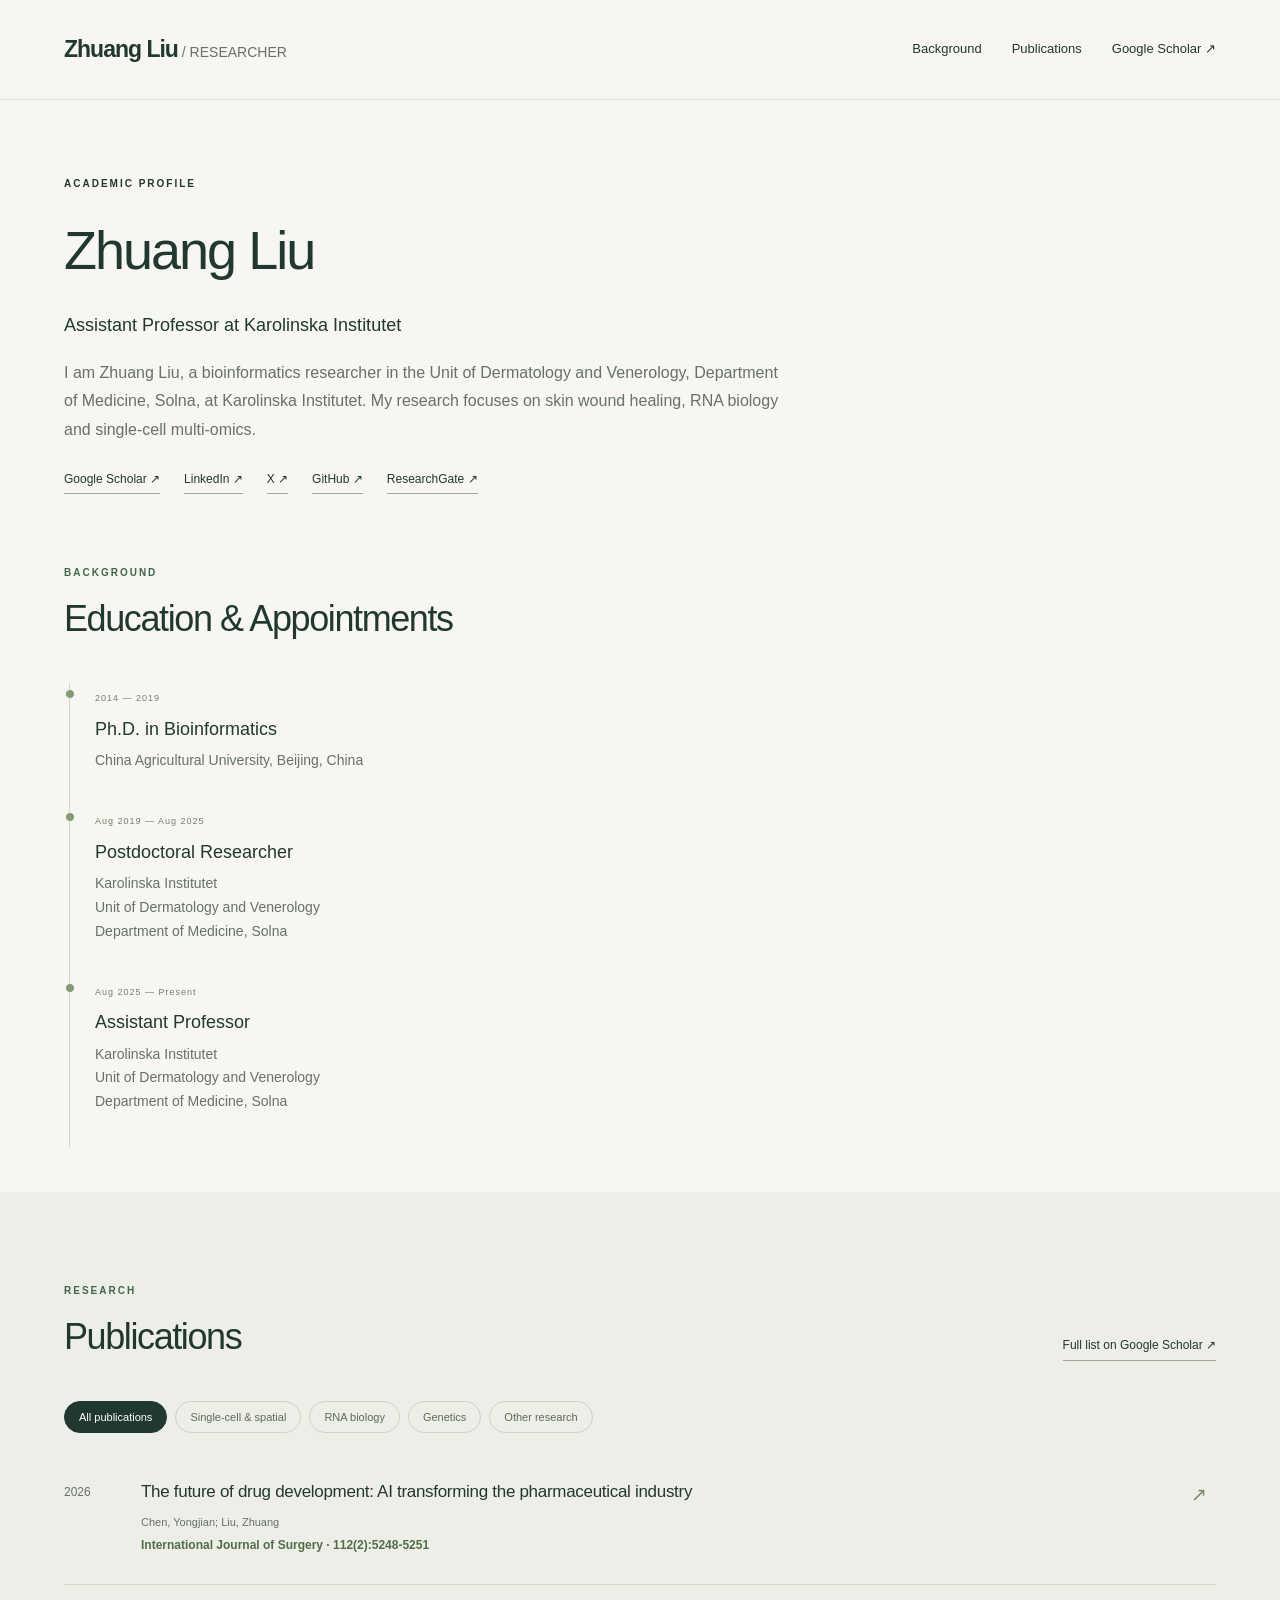
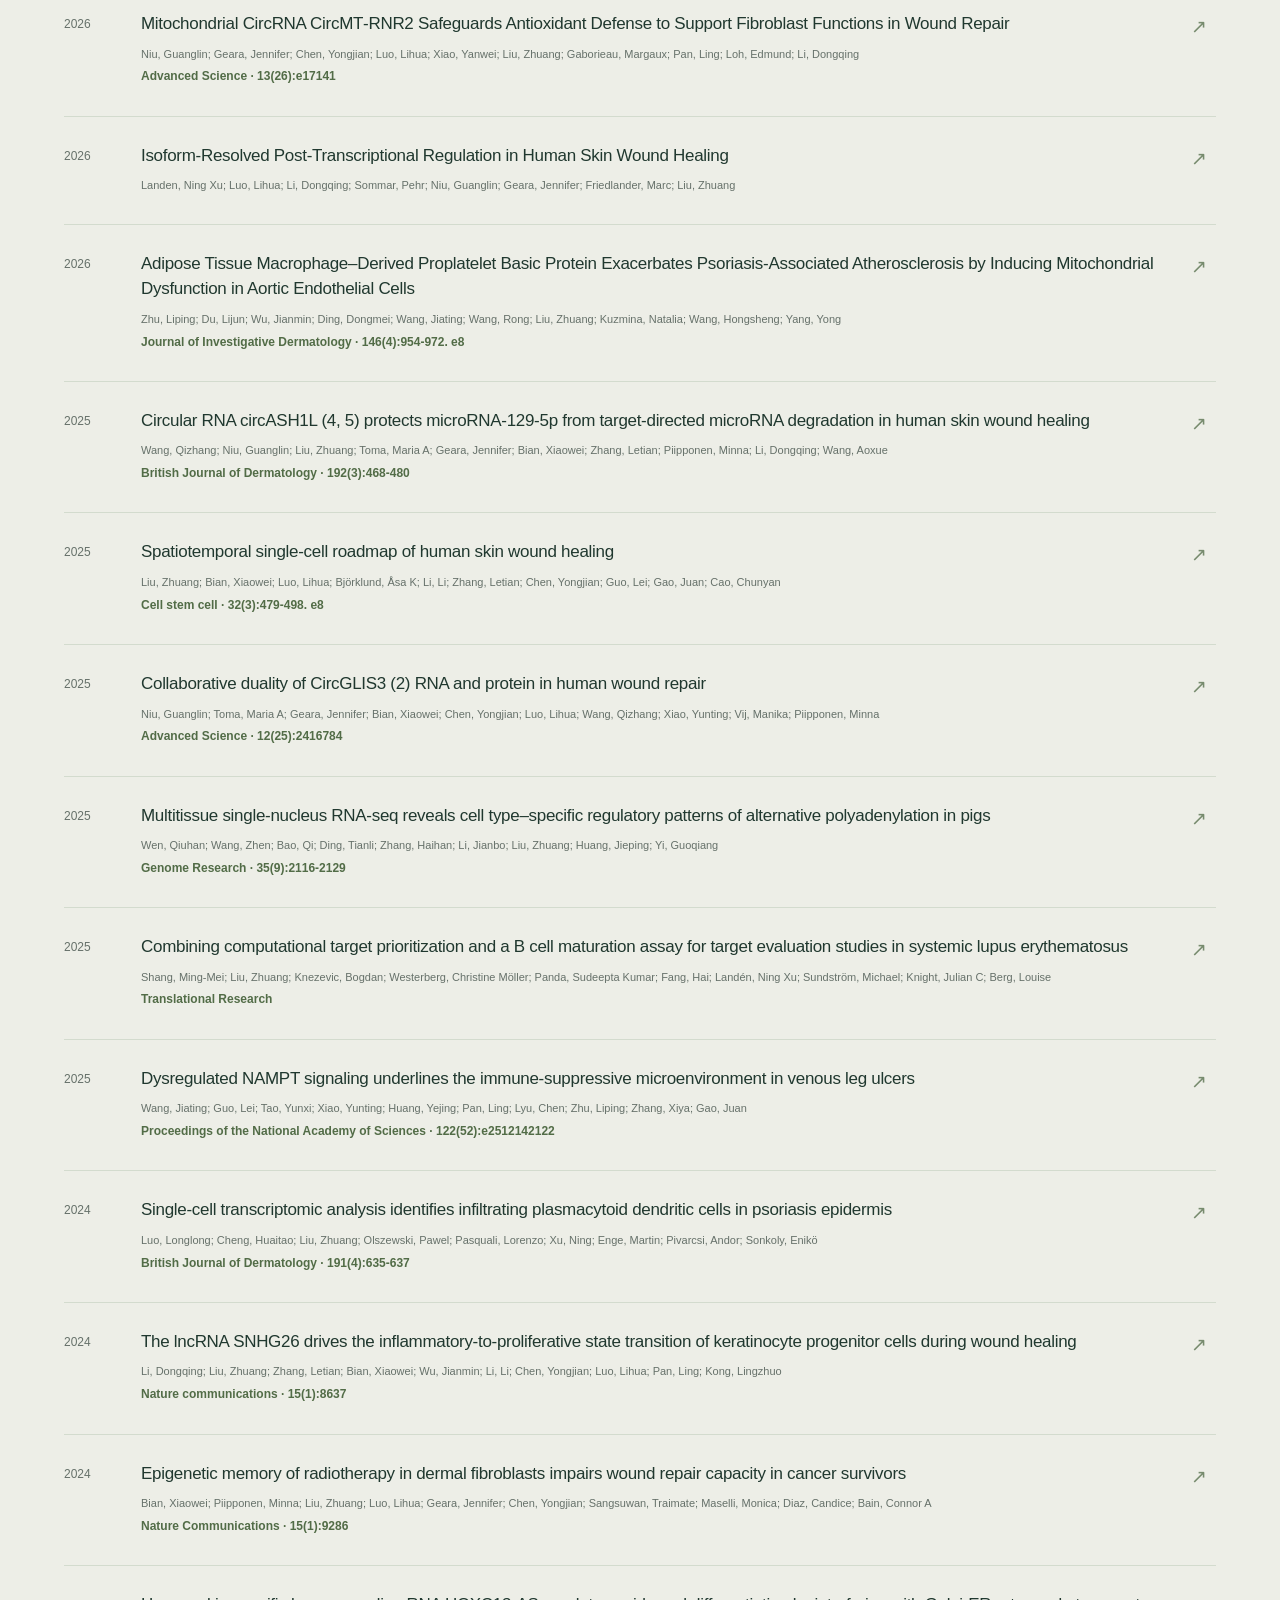
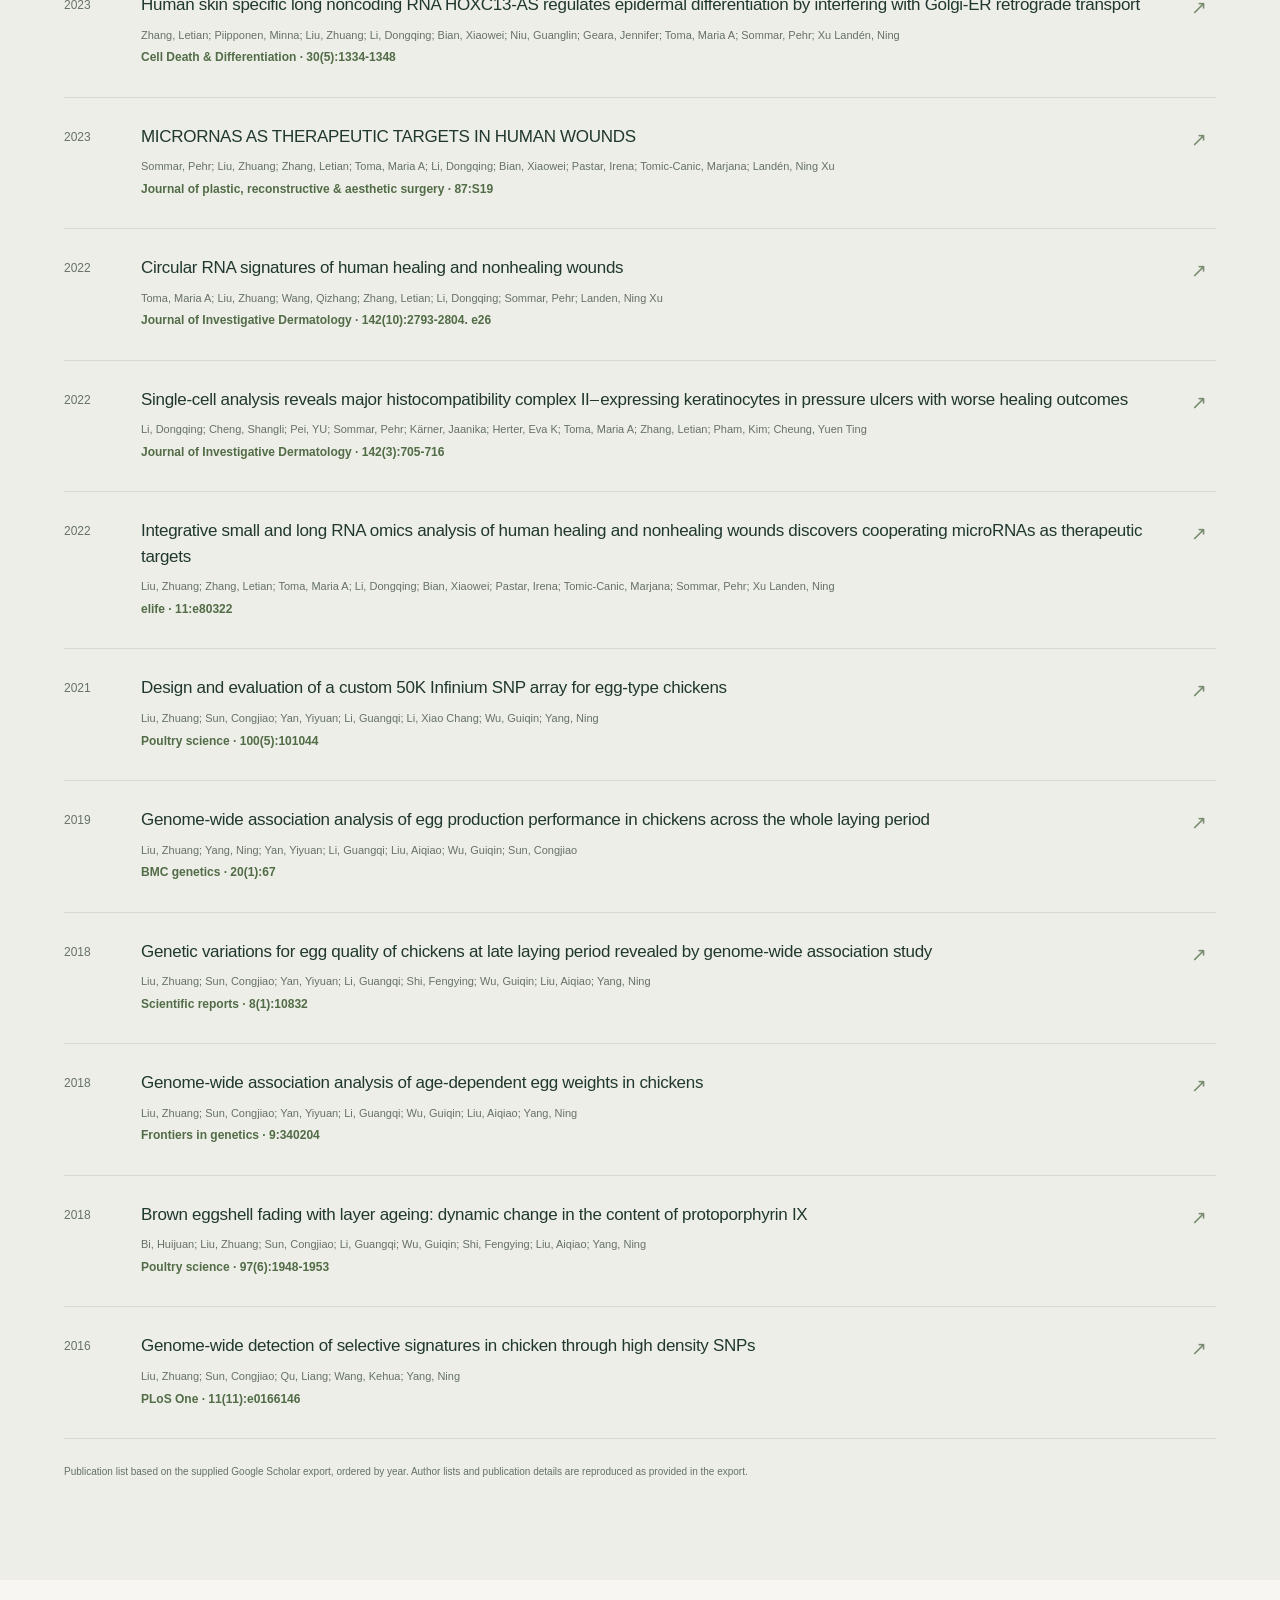
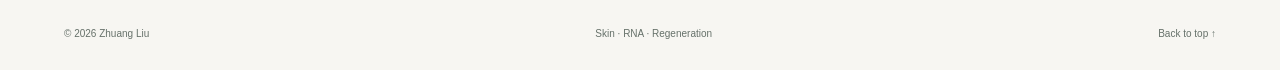
<file: index.html>
<!doctype html>
<html lang="en">
<head>
<meta charset="utf-8"><meta name="viewport" content="width=device-width, initial-scale=1">
<meta name="description" content="Zhuang Liu is an Assistant Professor at Karolinska Institutet studying skin wound healing, RNA biology and single-cell multi-omics.">
<meta name="theme-color" content="#f7f6f2"><title>Zhuang Liu | Assistant Professor at Karolinska Institutet</title>
<link rel="canonical" href="https://zhuang-bio.github.io/zhuangliu-ki/">
<meta property="og:type" content="profile">
<meta property="og:title" content="Zhuang Liu | Assistant Professor at Karolinska Institutet">
<meta property="og:description" content="Zhuang Liu is an Assistant Professor at Karolinska Institutet studying skin wound healing, RNA biology and single-cell multi-omics.">
<meta property="og:url" content="https://zhuang-bio.github.io/zhuangliu-ki/">
<meta property="og:site_name" content="Zhuang Liu">
<meta property="og:locale" content="en_US">
<meta name="twitter:card" content="summary">
<meta name="twitter:creator" content="@ZhuangLiu14">
<meta name="twitter:title" content="Zhuang Liu | Karolinska Institutet">
<meta name="twitter:description" content="Zhuang Liu is an Assistant Professor at Karolinska Institutet studying skin wound healing, RNA biology and single-cell multi-omics.">
<script type="application/ld+json">
{
  "@context": "https://schema.org",
  "@type": "ProfilePage",
  "@id": "https://zhuang-bio.github.io/zhuangliu-ki/#profile",
  "url": "https://zhuang-bio.github.io/zhuangliu-ki/",
  "name": "Zhuang Liu | Assistant Professor at Karolinska Institutet",
  "mainEntity": {
    "@type": "Person",
    "@id": "https://zhuang-bio.github.io/zhuangliu-ki/#person",
    "name": "Zhuang Liu",
    "givenName": "Zhuang",
    "familyName": "Liu",
    "url": "https://zhuang-bio.github.io/zhuangliu-ki/",
    "jobTitle": "Assistant Professor",
    "description": "Zhuang Liu is an Assistant Professor at Karolinska Institutet studying skin wound healing, RNA biology and single-cell multi-omics.",
    "worksFor": {
      "@type": "Organization",
      "name": "Karolinska Institutet",
      "department": {
        "@type": "Organization",
        "name": "Unit of Dermatology and Venerology, Department of Medicine, Solna"
      }
    },
    "alumniOf": {
      "@type": "CollegeOrUniversity",
      "name": "China Agricultural University"
    },
    "knowsAbout": [
      "Bioinformatics",
      "Skin wound healing",
      "RNA biology",
      "Single-cell multi-omics"
    ],
    "sameAs": [
      "https://scholar.google.com/citations?user=6RmNbbYAAAAJ",
      "https://www.linkedin.com/in/zhuang-liu-590967208/",
      "https://x.com/ZhuangLiu14",
      "https://github.com/Zhuang-Bio",
      "https://www.researchgate.net/profile/Zhuang-Liu-27"
    ]
  }
}
</script>
<link rel="stylesheet" href="assets/style.css?v=no-portrait"><script src="assets/site.js" defer></script>
</head>
<body>
<header><a class="wordmark" href="#home">Zhuang Liu<span> / RESEARCHER</span></a><nav aria-label="Main navigation"><a href="#education">Background</a><a href="#publications">Publications</a><a href="https://scholar.google.com/citations?user=6RmNbbYAAAAJ&amp;hl=en" target="_blank" rel="noopener">Google Scholar ↗</a></nav></header>
<main>
<section id="home" class="simple-intro"><div class="profile-copy"><p class="eyebrow">ACADEMIC PROFILE</p><h1>Zhuang Liu</h1><p class="intro">Assistant Professor at Karolinska Institutet</p><p class="profile-bio">I am Zhuang Liu, a bioinformatics researcher in the Unit of Dermatology and Venerology, Department of Medicine, Solna, at Karolinska Institutet. My research focuses on skin wound healing, RNA biology and single-cell multi-omics.</p><div class="profile-links" role="group" aria-label="Academic and social profiles"><a class="text-link" href="https://scholar.google.com/citations?user=6RmNbbYAAAAJ&amp;hl=en" target="_blank" rel="noopener">Google Scholar ↗</a><a class="text-link" href="https://www.linkedin.com/in/zhuang-liu-590967208/" target="_blank" rel="noopener">LinkedIn ↗</a><a class="text-link" href="https://x.com/ZhuangLiu14" target="_blank" rel="noopener">X ↗</a><a class="text-link" href="https://github.com/Zhuang-Bio" target="_blank" rel="noopener">GitHub ↗</a><a class="text-link" href="https://www.researchgate.net/profile/Zhuang-Liu-27?ev=hdr_xprf" target="_blank" rel="noopener">ResearchGate ↗</a></div></div></section>
<section id="education" class="section education"><div class="section-heading"><div><p class="eyebrow">BACKGROUND</p><h2>Education &amp; Appointments</h2></div></div><div class="timeline"><article><span>2014 — 2019</span><h4>Ph.D. in Bioinformatics</h4><p>China Agricultural University, Beijing, China</p></article><article><span>Aug 2019 — Aug 2025</span><h4>Postdoctoral Researcher</h4><p>Karolinska Institutet<br>Unit of Dermatology and Venerology<br>Department of Medicine, Solna</p></article><article><span>Aug 2025 — Present</span><h4>Assistant Professor</h4><p>Karolinska Institutet<br>Unit of Dermatology and Venerology<br>Department of Medicine, Solna</p></article></div></section>
<section id="publications" class="section publications"><div class="section-heading"><div><p class="eyebrow">RESEARCH</p><h2>Publications</h2></div><a class="text-link" href="https://scholar.google.com/citations?hl=en&amp;user=6RmNbbYAAAAJ&amp;view_op=list_works&amp;sortby=pubdate" target="_blank" rel="noopener">Full list on Google Scholar ↗</a></div><div class="filters" role="group" aria-label="Filter publications"><button class="active" data-filter="all" aria-pressed="true">All publications</button><button data-filter="single" aria-pressed="false">Single-cell & spatial</button><button data-filter="rna" aria-pressed="false">RNA biology</button><button data-filter="genetics" aria-pressed="false">Genetics</button><button data-filter="other" aria-pressed="false">Other research</button></div><div id="publication-list">
<article class="publication"><span class="pub-year">2026</span><a href="https://scholar.google.com/scholar?q=The%20future%20of%20drug%20development%3A%20AI%20transforming%20the%20pharmaceutical%20industry" target="_blank" rel="noopener"><h3>The future of drug development: AI transforming the pharmaceutical industry</h3><p>Chen, Yongjian; Liu, Zhuang</p><p class="journal">International Journal of Surgery · 112(2):5248-5251</p></a><span class="pub-arrow" aria-hidden="true">↗</span></article>
<article class="publication"><span class="pub-year">2026</span><a href="https://scholar.google.com/scholar?q=Mitochondrial%20CircRNA%20CircMT%E2%80%90RNR2%20Safeguards%20Antioxidant%20Defense%20to%20Support%20Fibroblast%20Functions%20in%20Wound%20Repair" target="_blank" rel="noopener"><h3>Mitochondrial CircRNA CircMT‐RNR2 Safeguards Antioxidant Defense to Support Fibroblast Functions in Wound Repair</h3><p>Niu, Guanglin; Geara, Jennifer; Chen, Yongjian; Luo, Lihua; Xiao, Yanwei; Liu, Zhuang; Gaborieau, Margaux; Pan, Ling; Loh, Edmund; Li, Dongqing</p><p class="journal">Advanced Science · 13(26):e17141</p></a><span class="pub-arrow" aria-hidden="true">↗</span></article>
<article class="publication"><span class="pub-year">2026</span><a href="https://scholar.google.com/scholar?q=Isoform-Resolved%20Post-Transcriptional%20Regulation%20in%20Human%20Skin%20Wound%20Healing" target="_blank" rel="noopener"><h3>Isoform-Resolved Post-Transcriptional Regulation in Human Skin Wound Healing</h3><p>Landen, Ning Xu; Luo, Lihua; Li, Dongqing; Sommar, Pehr; Niu, Guanglin; Geara, Jennifer; Friedlander, Marc; Liu, Zhuang</p><p class="journal"></p></a><span class="pub-arrow" aria-hidden="true">↗</span></article>
<article class="publication"><span class="pub-year">2026</span><a href="https://scholar.google.com/scholar?q=Adipose%20Tissue%20Macrophage%E2%80%93Derived%20Proplatelet%20Basic%20Protein%20Exacerbates%20Psoriasis-Associated%20Atherosclerosis%20by%20Inducing%20Mitochondrial%20Dysfunction%20in%20Aortic%20Endothelial%20Cells" target="_blank" rel="noopener"><h3>Adipose Tissue Macrophage–Derived Proplatelet Basic Protein Exacerbates Psoriasis-Associated Atherosclerosis by Inducing Mitochondrial Dysfunction in Aortic Endothelial Cells</h3><p>Zhu, Liping; Du, Lijun; Wu, Jianmin; Ding, Dongmei; Wang, Jiating; Wang, Rong; Liu, Zhuang; Kuzmina, Natalia; Wang, Hongsheng; Yang, Yong</p><p class="journal">Journal of Investigative Dermatology · 146(4):954-972. e8</p></a><span class="pub-arrow" aria-hidden="true">↗</span></article>
<article class="publication"><span class="pub-year">2025</span><a href="https://scholar.google.com/scholar?q=Circular%20RNA%20circASH1L%20%284%2C%205%29%20protects%20microRNA-129-5p%20from%20target-directed%20microRNA%20degradation%20in%20human%20skin%20wound%20healing" target="_blank" rel="noopener"><h3>Circular RNA circASH1L (4, 5) protects microRNA-129-5p from target-directed microRNA degradation in human skin wound healing</h3><p>Wang, Qizhang; Niu, Guanglin; Liu, Zhuang; Toma, Maria A; Geara, Jennifer; Bian, Xiaowei; Zhang, Letian; Piipponen, Minna; Li, Dongqing; Wang, Aoxue</p><p class="journal">British Journal of Dermatology · 192(3):468-480</p></a><span class="pub-arrow" aria-hidden="true">↗</span></article>
<article class="publication"><span class="pub-year">2025</span><a href="https://scholar.google.com/scholar?q=Spatiotemporal%20single-cell%20roadmap%20of%20human%20skin%20wound%20healing" target="_blank" rel="noopener"><h3>Spatiotemporal single-cell roadmap of human skin wound healing</h3><p>Liu, Zhuang; Bian, Xiaowei; Luo, Lihua; Björklund, Åsa K; Li, Li; Zhang, Letian; Chen, Yongjian; Guo, Lei; Gao, Juan; Cao, Chunyan</p><p class="journal">Cell stem cell · 32(3):479-498. e8</p></a><span class="pub-arrow" aria-hidden="true">↗</span></article>
<article class="publication"><span class="pub-year">2025</span><a href="https://scholar.google.com/scholar?q=Collaborative%20duality%20of%20CircGLIS3%20%282%29%20RNA%20and%20protein%20in%20human%20wound%20repair" target="_blank" rel="noopener"><h3>Collaborative duality of CircGLIS3 (2) RNA and protein in human wound repair</h3><p>Niu, Guanglin; Toma, Maria A; Geara, Jennifer; Bian, Xiaowei; Chen, Yongjian; Luo, Lihua; Wang, Qizhang; Xiao, Yunting; Vij, Manika; Piipponen, Minna</p><p class="journal">Advanced Science · 12(25):2416784</p></a><span class="pub-arrow" aria-hidden="true">↗</span></article>
<article class="publication"><span class="pub-year">2025</span><a href="https://scholar.google.com/scholar?q=Multitissue%20single-nucleus%20RNA-seq%20reveals%20cell%20type%E2%80%93specific%20regulatory%20patterns%20of%20alternative%20polyadenylation%20in%20pigs" target="_blank" rel="noopener"><h3>Multitissue single-nucleus RNA-seq reveals cell type–specific regulatory patterns of alternative polyadenylation in pigs</h3><p>Wen, Qiuhan; Wang, Zhen; Bao, Qi; Ding, Tianli; Zhang, Haihan; Li, Jianbo; Liu, Zhuang; Huang, Jieping; Yi, Guoqiang</p><p class="journal">Genome Research · 35(9):2116-2129</p></a><span class="pub-arrow" aria-hidden="true">↗</span></article>
<article class="publication"><span class="pub-year">2025</span><a href="https://scholar.google.com/scholar?q=Combining%20computational%20target%20prioritization%20and%20a%20B%20cell%20maturation%20assay%20for%20target%20evaluation%20studies%20in%20systemic%20lupus%20erythematosus" target="_blank" rel="noopener"><h3>Combining computational target prioritization and a B cell maturation assay for target evaluation studies in systemic lupus erythematosus</h3><p>Shang, Ming-Mei; Liu, Zhuang; Knezevic, Bogdan; Westerberg, Christine Möller; Panda, Sudeepta Kumar; Fang, Hai; Landén, Ning Xu; Sundström, Michael; Knight, Julian C; Berg, Louise</p><p class="journal">Translational Research</p></a><span class="pub-arrow" aria-hidden="true">↗</span></article>
<article class="publication"><span class="pub-year">2025</span><a href="https://scholar.google.com/scholar?q=Dysregulated%20NAMPT%20signaling%20underlines%20the%20immune-suppressive%20microenvironment%20in%20venous%20leg%20ulcers" target="_blank" rel="noopener"><h3>Dysregulated NAMPT signaling underlines the immune-suppressive microenvironment in venous leg ulcers</h3><p>Wang, Jiating; Guo, Lei; Tao, Yunxi; Xiao, Yunting; Huang, Yejing; Pan, Ling; Lyu, Chen; Zhu, Liping; Zhang, Xiya; Gao, Juan</p><p class="journal">Proceedings of the National Academy of Sciences · 122(52):e2512142122</p></a><span class="pub-arrow" aria-hidden="true">↗</span></article>
<article class="publication"><span class="pub-year">2024</span><a href="https://scholar.google.com/scholar?q=Single-cell%20transcriptomic%20analysis%20identifies%20infiltrating%20plasmacytoid%20dendritic%20cells%20in%20psoriasis%20epidermis" target="_blank" rel="noopener"><h3>Single-cell transcriptomic analysis identifies infiltrating plasmacytoid dendritic cells in psoriasis epidermis</h3><p>Luo, Longlong; Cheng, Huaitao; Liu, Zhuang; Olszewski, Pawel; Pasquali, Lorenzo; Xu, Ning; Enge, Martin; Pivarcsi, Andor; Sonkoly, Enikö</p><p class="journal">British Journal of Dermatology · 191(4):635-637</p></a><span class="pub-arrow" aria-hidden="true">↗</span></article>
<article class="publication"><span class="pub-year">2024</span><a href="https://scholar.google.com/scholar?q=The%20lncRNA%20SNHG26%20drives%20the%20inflammatory-to-proliferative%20state%20transition%20of%20keratinocyte%20progenitor%20cells%20during%20wound%20healing" target="_blank" rel="noopener"><h3>The lncRNA SNHG26 drives the inflammatory-to-proliferative state transition of keratinocyte progenitor cells during wound healing</h3><p>Li, Dongqing; Liu, Zhuang; Zhang, Letian; Bian, Xiaowei; Wu, Jianmin; Li, Li; Chen, Yongjian; Luo, Lihua; Pan, Ling; Kong, Lingzhuo</p><p class="journal">Nature communications · 15(1):8637</p></a><span class="pub-arrow" aria-hidden="true">↗</span></article>
<article class="publication"><span class="pub-year">2024</span><a href="https://scholar.google.com/scholar?q=Epigenetic%20memory%20of%20radiotherapy%20in%20dermal%20fibroblasts%20impairs%20wound%20repair%20capacity%20in%20cancer%20survivors" target="_blank" rel="noopener"><h3>Epigenetic memory of radiotherapy in dermal fibroblasts impairs wound repair capacity in cancer survivors</h3><p>Bian, Xiaowei; Piipponen, Minna; Liu, Zhuang; Luo, Lihua; Geara, Jennifer; Chen, Yongjian; Sangsuwan, Traimate; Maselli, Monica; Diaz, Candice; Bain, Connor A</p><p class="journal">Nature Communications · 15(1):9286</p></a><span class="pub-arrow" aria-hidden="true">↗</span></article>
<article class="publication"><span class="pub-year">2023</span><a href="https://scholar.google.com/scholar?q=Human%20skin%20specific%20long%20noncoding%20RNA%20HOXC13-AS%20regulates%20epidermal%20differentiation%20by%20interfering%20with%20Golgi-ER%20retrograde%20transport" target="_blank" rel="noopener"><h3>Human skin specific long noncoding RNA HOXC13-AS regulates epidermal differentiation by interfering with Golgi-ER retrograde transport</h3><p>Zhang, Letian; Piipponen, Minna; Liu, Zhuang; Li, Dongqing; Bian, Xiaowei; Niu, Guanglin; Geara, Jennifer; Toma, Maria A; Sommar, Pehr; Xu Landén, Ning</p><p class="journal">Cell Death &amp; Differentiation · 30(5):1334-1348</p></a><span class="pub-arrow" aria-hidden="true">↗</span></article>
<article class="publication"><span class="pub-year">2023</span><a href="https://scholar.google.com/scholar?q=MICRORNAS%20AS%20THERAPEUTIC%20TARGETS%20IN%20HUMAN%20WOUNDS" target="_blank" rel="noopener"><h3>MICRORNAS AS THERAPEUTIC TARGETS IN HUMAN WOUNDS</h3><p>Sommar, Pehr; Liu, Zhuang; Zhang, Letian; Toma, Maria A; Li, Dongqing; Bian, Xiaowei; Pastar, Irena; Tomic-Canic, Marjana; Landén, Ning Xu</p><p class="journal">Journal of plastic, reconstructive &amp; aesthetic surgery · 87:S19</p></a><span class="pub-arrow" aria-hidden="true">↗</span></article>
<article class="publication"><span class="pub-year">2022</span><a href="https://scholar.google.com/scholar?q=Circular%20RNA%20signatures%20of%20human%20healing%20and%20nonhealing%20wounds" target="_blank" rel="noopener"><h3>Circular RNA signatures of human healing and nonhealing wounds</h3><p>Toma, Maria A; Liu, Zhuang; Wang, Qizhang; Zhang, Letian; Li, Dongqing; Sommar, Pehr; Landen, Ning Xu</p><p class="journal">Journal of Investigative Dermatology · 142(10):2793-2804. e26</p></a><span class="pub-arrow" aria-hidden="true">↗</span></article>
<article class="publication"><span class="pub-year">2022</span><a href="https://scholar.google.com/scholar?q=Single-cell%20analysis%20reveals%20major%20histocompatibility%20complex%20II%E2%80%92expressing%20keratinocytes%20in%20pressure%20ulcers%20with%20worse%20healing%20outcomes" target="_blank" rel="noopener"><h3>Single-cell analysis reveals major histocompatibility complex II‒expressing keratinocytes in pressure ulcers with worse healing outcomes</h3><p>Li, Dongqing; Cheng, Shangli; Pei, YU; Sommar, Pehr; Kärner, Jaanika; Herter, Eva K; Toma, Maria A; Zhang, Letian; Pham, Kim; Cheung, Yuen Ting</p><p class="journal">Journal of Investigative Dermatology · 142(3):705-716</p></a><span class="pub-arrow" aria-hidden="true">↗</span></article>
<article class="publication"><span class="pub-year">2022</span><a href="https://scholar.google.com/scholar?q=Integrative%20small%20and%20long%20RNA%20omics%20analysis%20of%20human%20healing%20and%20nonhealing%20wounds%20discovers%20cooperating%20microRNAs%20as%20therapeutic%20targets" target="_blank" rel="noopener"><h3>Integrative small and long RNA omics analysis of human healing and nonhealing wounds discovers cooperating microRNAs as therapeutic targets</h3><p>Liu, Zhuang; Zhang, Letian; Toma, Maria A; Li, Dongqing; Bian, Xiaowei; Pastar, Irena; Tomic-Canic, Marjana; Sommar, Pehr; Xu Landen, Ning</p><p class="journal">elife · 11:e80322</p></a><span class="pub-arrow" aria-hidden="true">↗</span></article>
<article class="publication"><span class="pub-year">2021</span><a href="https://scholar.google.com/scholar?q=Design%20and%20evaluation%20of%20a%20custom%2050K%20Infinium%20SNP%20array%20for%20egg-type%20chickens" target="_blank" rel="noopener"><h3>Design and evaluation of a custom 50K Infinium SNP array for egg-type chickens</h3><p>Liu, Zhuang; Sun, Congjiao; Yan, Yiyuan; Li, Guangqi; Li, Xiao Chang; Wu, Guiqin; Yang, Ning</p><p class="journal">Poultry science · 100(5):101044</p></a><span class="pub-arrow" aria-hidden="true">↗</span></article>
<article class="publication"><span class="pub-year">2019</span><a href="https://scholar.google.com/scholar?q=Genome-wide%20association%20analysis%20of%20egg%20production%20performance%20in%20chickens%20across%20the%20whole%20laying%20period" target="_blank" rel="noopener"><h3>Genome-wide association analysis of egg production performance in chickens across the whole laying period</h3><p>Liu, Zhuang; Yang, Ning; Yan, Yiyuan; Li, Guangqi; Liu, Aiqiao; Wu, Guiqin; Sun, Congjiao</p><p class="journal">BMC genetics · 20(1):67</p></a><span class="pub-arrow" aria-hidden="true">↗</span></article>
<article class="publication"><span class="pub-year">2018</span><a href="https://scholar.google.com/scholar?q=Genetic%20variations%20for%20egg%20quality%20of%20chickens%20at%20late%20laying%20period%20revealed%20by%20genome-wide%20association%20study" target="_blank" rel="noopener"><h3>Genetic variations for egg quality of chickens at late laying period revealed by genome-wide association study</h3><p>Liu, Zhuang; Sun, Congjiao; Yan, Yiyuan; Li, Guangqi; Shi, Fengying; Wu, Guiqin; Liu, Aiqiao; Yang, Ning</p><p class="journal">Scientific reports · 8(1):10832</p></a><span class="pub-arrow" aria-hidden="true">↗</span></article>
<article class="publication"><span class="pub-year">2018</span><a href="https://scholar.google.com/scholar?q=Genome-wide%20association%20analysis%20of%20age-dependent%20egg%20weights%20in%20chickens" target="_blank" rel="noopener"><h3>Genome-wide association analysis of age-dependent egg weights in chickens</h3><p>Liu, Zhuang; Sun, Congjiao; Yan, Yiyuan; Li, Guangqi; Wu, Guiqin; Liu, Aiqiao; Yang, Ning</p><p class="journal">Frontiers in genetics · 9:340204</p></a><span class="pub-arrow" aria-hidden="true">↗</span></article>
<article class="publication"><span class="pub-year">2018</span><a href="https://scholar.google.com/scholar?q=Brown%20eggshell%20fading%20with%20layer%20ageing%3A%20dynamic%20change%20in%20the%20content%20of%20protoporphyrin%20IX" target="_blank" rel="noopener"><h3>Brown eggshell fading with layer ageing: dynamic change in the content of protoporphyrin IX</h3><p>Bi, Huijuan; Liu, Zhuang; Sun, Congjiao; Li, Guangqi; Wu, Guiqin; Shi, Fengying; Liu, Aiqiao; Yang, Ning</p><p class="journal">Poultry science · 97(6):1948-1953</p></a><span class="pub-arrow" aria-hidden="true">↗</span></article>
<article class="publication"><span class="pub-year">2016</span><a href="https://scholar.google.com/scholar?q=Genome-wide%20detection%20of%20selective%20signatures%20in%20chicken%20through%20high%20density%20SNPs" target="_blank" rel="noopener"><h3>Genome-wide detection of selective signatures in chicken through high density SNPs</h3><p>Liu, Zhuang; Sun, Congjiao; Qu, Liang; Wang, Kehua; Yang, Ning</p><p class="journal">PLoS One · 11(11):e0166146</p></a><span class="pub-arrow" aria-hidden="true">↗</span></article>
</div><p class="source-note">Publication list based on the supplied Google Scholar export, ordered by year. Author lists and publication details are reproduced as provided in the export.</p></section>
</main><footer><span>© <span id="year">2026</span> Zhuang Liu</span><span>Skin · RNA · Regeneration</span><a href="#home">Back to top ↑</a></footer>
</body></html>
</file>
<file: assets/style.css>
:root{--paper:#f7f6f2;--ink:#20382f;--muted:#66716a;--line:#d9dfd6;--green:#42654d;--serif:Georgia,'Times New Roman',serif}*{box-sizing:border-box}html{scroll-behavior:smooth;scroll-padding-top:95px}body{margin:0;background:var(--paper);color:var(--ink);font-family:'DM Sans',Arial,sans-serif;font-size:15px;line-height:1.7}a{color:inherit;text-decoration:none}button{font:inherit}header,main,footer{max-width:1320px;margin:auto}header{height:100px;display:flex;align-items:center;justify-content:space-between;padding:0 64px;border-bottom:1px solid var(--line)}.wordmark{font-family:'Manrope',Arial,sans-serif;font-weight:800;font-size:23px;letter-spacing:-1px}.wordmark span{font-size:14px;font-weight:400;color:var(--muted);letter-spacing:0}nav{display:flex;gap:30px;font-size:13px}nav a:hover,.text-link:hover{color:#729169}nav span{margin-left:10px}.hero{display:grid;grid-template-columns:1.25fr 1fr;align-items:center;gap:45px;padding:85px 64px 75px;min-height:660px}.eyebrow{font-size:10px;letter-spacing:2px;font-weight:700;margin:0 0 25px}.dot{display:inline-block;width:7px;height:7px;border-radius:100%;background:#739b68;margin-right:9px}h1{font-family:'Manrope',Arial,sans-serif;font-size:clamp(35px,3.5vw,49px);font-weight:500;line-height:1.24;letter-spacing:-2px;margin:0 0 26px}h1 em{font-family:var(--serif);font-weight:400;color:#64835a;letter-spacing:-1.5px}.intro{font-size:18px;line-height:1.7;max-width:480px}.subintro{font-size:14px;color:var(--muted);max-width:450px}.actions{display:flex;gap:26px;align-items:center;margin-top:32px}.button{background:var(--ink);color:white;padding:13px 20px;border-radius:4px;font-size:12px}.button:hover{background:var(--green)}.button span{margin-left:22px}.text-link{font-size:12px;border-bottom:1px solid #9ba99b;padding-bottom:4px}.art{position:relative;height:445px;overflow:hidden;border-radius:48% 48% 4px 4px;background:radial-gradient(ellipse at 70% 30%,#dee5ce,transparent 60%),linear-gradient(135deg,#e8ebdf,#d1ddc8);border:1px solid #d9e0d1}.art:after{content:'';position:absolute;inset:0;background-image:url("data:image/svg+xml,%3Csvg viewBox='0 0 200 200' xmlns='http://www.w3.org/2000/svg'%3E%3Cfilter id='n'%3E%3CfeTurbulence type='fractalNoise' baseFrequency='.7' numOctaves='3' stitchTiles='stitch'/%3E%3C/filter%3E%3Cpath fill='%23000' opacity='.12' filter='url(%23n)' d='M0 0h200v200H0z'/%3E%3C/svg%3E");opacity:.35;pointer-events:none}.cell{position:absolute;border-radius:46% 54% 58% 42%;background:radial-gradient(circle at 40% 37%,#eef0cf 0%,#b8ce9b 35%,#78986a 68%,#46664b 100%);box-shadow:inset 0 0 12px #f5f1d4,0 12px 25px #365d3826;border:1px solid #e7edd9}.cell:after{content:'';position:absolute;left:38%;top:34%;width:30%;height:33%;border-radius:45%;background:radial-gradient(circle at 40% 30%,#a3b68b,#536e4a);box-shadow:0 0 15px #d5dfb3}.c1{width:135px;height:125px;left:10%;top:25%;transform:rotate(-25deg)}.c2{width:115px;height:100px;left:51%;top:18%;transform:rotate(30deg)}.c3{width:155px;height:140px;left:39%;top:44%;transform:rotate(15deg)}.c4{width:66px;height:70px;left:13%;top:62%;opacity:.75}.c5{width:65px;height:60px;left:73%;top:63%;opacity:.7}.c6{width:43px;height:45px;left:38%;top:12%;opacity:.6}.c7{width:38px;height:40px;left:77%;top:37%;opacity:.6}.orbit{position:absolute;width:440px;height:210px;border:1px solid #69846845;border-radius:50%;left:-10%;top:20%;transform:rotate(-40deg)}.o2{transform:rotate(35deg);top:28%}.o3{transform:rotate(80deg);left:0}.art-label{position:absolute;bottom:26px;left:26px;font-size:9px;font-weight:700;letter-spacing:1.6px;z-index:1}.art-label span{display:block;font-size:11px;font-weight:400;letter-spacing:0;margin-top:4px}.coordinate{position:absolute;right:20px;bottom:30px;writing-mode:vertical-rl;font-size:8px;letter-spacing:1px}.research-strip{margin:0 64px;padding:24px 0;border-top:1px solid var(--line);border-bottom:1px solid var(--line);display:flex;align-items:center;justify-content:space-between}.research-strip>span{font-size:9px;letter-spacing:1.4px;color:var(--muted)}.research-strip p{font-family:var(--serif);font-size:20px;margin:0}.research-strip i{font-family:Arial;font-size:16px;color:#899782;margin:0 18px}.section{padding:90px 64px}.section-heading{display:flex;justify-content:space-between;align-items:end;gap:60px;margin-bottom:40px}.section-heading .eyebrow{color:var(--green);margin-bottom:15px}h2{font-family:'Manrope',Arial,sans-serif;font-weight:500;font-size:36px;letter-spacing:-1.4px;line-height:1.3;margin:0}.section-heading>p{max-width:360px;color:var(--muted);font-size:14px;margin:0 0 4px}.cards{display:grid;grid-template-columns:repeat(3,1fr);gap:18px}.research-card{padding:27px;background:#efefe7;border:1px solid #e2e5d9;border-radius:5px}.card-number{font-size:8px;letter-spacing:1.4px;color:#6a7866;font-weight:700}.mini{height:108px;display:flex;align-items:center;color:#789368;line-height:.8;font-family:var(--serif);font-size:48px;margin:12px 0;letter-spacing:8px}.rna-mini{font-size:62px;letter-spacing:-8px;transform:rotate(-10deg);padding-left:12px}.repair-mini{font-size:75px;gap:25px}.repair-mini span{font-size:48px;color:#a5b595}h3{font-weight:500;font-size:19px;letter-spacing:-.3px;margin:0 0 12px}.research-card p{font-size:13px;color:var(--muted);line-height:1.9;margin-bottom:25px}.tag{display:inline-block;border:1px solid #d4dbcc;border-radius:3px;padding:3px 9px;font-size:9px;color:#5f7258}.publications{background:#edeee7}.filters{display:flex;gap:8px;flex-wrap:wrap;margin-bottom:20px}.filters button{background:transparent;border:1px solid #ccd4c8;border-radius:30px;padding:6px 14px;font-size:11px;color:#5b6c59;cursor:pointer}.filters button.active{background:var(--ink);color:white;border-color:var(--ink)}.publication{display:grid;grid-template-columns:60px 1fr 25px;gap:17px;padding:26px 0;border-bottom:1px solid #d3dbce}.pub-year{font-size:12px;color:var(--muted);padding-top:3px}.publication h3{font-size:17px;line-height:1.5;margin:0 0 8px}.publication a:hover h3{color:#6c895d}.publication p{font-size:11px;color:var(--muted);margin:3px 0}.publication .journal{font-weight:600;color:#526c47;font-size:12px}.pub-arrow{font-size:19px;color:#778b6e}.source-note{font-size:10px;color:var(--muted);margin-top:24px}.about-grid{display:grid;grid-template-columns:1fr 1fr;gap:90px}.about-grid>div>h3{font-size:13px;font-weight:700;margin-bottom:30px}.timeline{border-left:1px solid #cbd5c5;margin-left:5px;padding-left:25px}.timeline article{position:relative;padding-bottom:28px}.timeline article:before{content:'';position:absolute;left:-30px;top:6px;width:8px;height:8px;background:#839a73;border:1px solid var(--paper);border-radius:50%}.timeline span,.small-label{font-size:9px;color:#72816b;letter-spacing:1px}.about-grid h4{font-size:16px;font-weight:500;margin:5px 0}.about-grid p{font-size:12px;color:var(--muted);margin:4px 0}.recognition article{margin-bottom:23px}.contact{background:#dfe6d8;border:1px solid #d6dfce;margin:0 64px 65px;padding:50px;border-radius:5px;position:relative}.contact .eyebrow{color:#5d7652}.contact h2{font-size:40px}.contact>p:not(.eyebrow){font-size:13px;color:#617159;margin:20px 0}.email{font-family:var(--serif);font-size:27px;border-bottom:1px solid #9cad91}.contact-bottom{display:flex;align-items:end;justify-content:space-between;margin-top:38px}.contact-bottom p{font-size:11px;color:#617159;margin:0}footer{padding:0 64px 28px;display:flex;justify-content:space-between;font-size:10px;color:var(--muted)}a:focus-visible,button:focus-visible{outline:3px solid #819f64;outline-offset:5px}section{scroll-margin-top:10px}[hidden]{display:none!important}@media(min-width:1450px){header,main,footer{max-width:1400px}.hero{gap:75px}.art{height:480px}}@media(max-width:900px){header{padding:0 30px}.hero{padding:55px 30px;gap:25px}.art{height:370px}h1{font-size:35px}.section{padding:60px 30px}.research-strip{margin:0 30px;display:block}.research-strip p{margin-top:10px;font-size:18px}.research-card{padding:20px}.contact{margin:0 30px 45px}.about-grid{gap:40px}footer{padding:0 30px 25px}}@media(max-width:620px){header{height:auto;min-height:90px;flex-wrap:wrap;gap:12px;padding:18px 22px}.wordmark{font-size:22px}nav{gap:20px;font-size:11px;width:100%}.hero{grid-template-columns:1fr;padding:42px 22px;gap:32px}.eyebrow{font-size:8px}h1{font-size:37px}.intro{font-size:17px}.art{height:350px;border-radius:150px 150px 4px 4px;max-width:380px;width:100%;margin:auto}.research-strip{margin:0 22px}.research-strip p{font-size:16px}.research-strip i{margin:0 5px}.section{padding:50px 22px}.section-heading{display:block;margin-bottom:25px}.section-heading>p{margin-top:20px}.section-heading>.text-link{display:inline-block;margin-top:20px}h2{font-size:30px}.cards,.about-grid{grid-template-columns:1fr}.research-card{padding:25px}.mini{height:75px}.publication{grid-template-columns:35px 1fr 14px;gap:10px}.publication h3{font-size:15px}.pub-year{font-size:10px}.contact{margin:0 22px 35px;padding:28px}.contact h2{font-size:31px}.email{font-size:23px}.contact-bottom{display:block}.contact-bottom .text-link{display:inline-block;margin-top:20px}footer{padding:0 22px 25px;gap:20px}footer>span:nth-child(2){display:none}}@media(prefers-reduced-motion:reduce){html{scroll-behavior:auto}}

.simple-intro{padding:75px 64px 30px}.simple-intro h1{font-size:54px}.education{padding-top:40px;padding-bottom:45px}.education h4{margin:5px 0;font-size:18px;font-weight:500}.education .timeline p{color:var(--muted);font-size:14px;margin:5px 0}.publications{margin-bottom:45px}@media(max-width:620px){.simple-intro{padding:45px 22px 20px}.simple-intro h1{font-size:42px}}

.profile-links{display:flex;flex-wrap:wrap;gap:12px 24px;align-items:center;margin-top:24px}

.profile-bio{max-width:720px;color:var(--muted);font-size:16px;line-height:1.8}

.profile-copy{min-width:0;width:100%}
</file>
